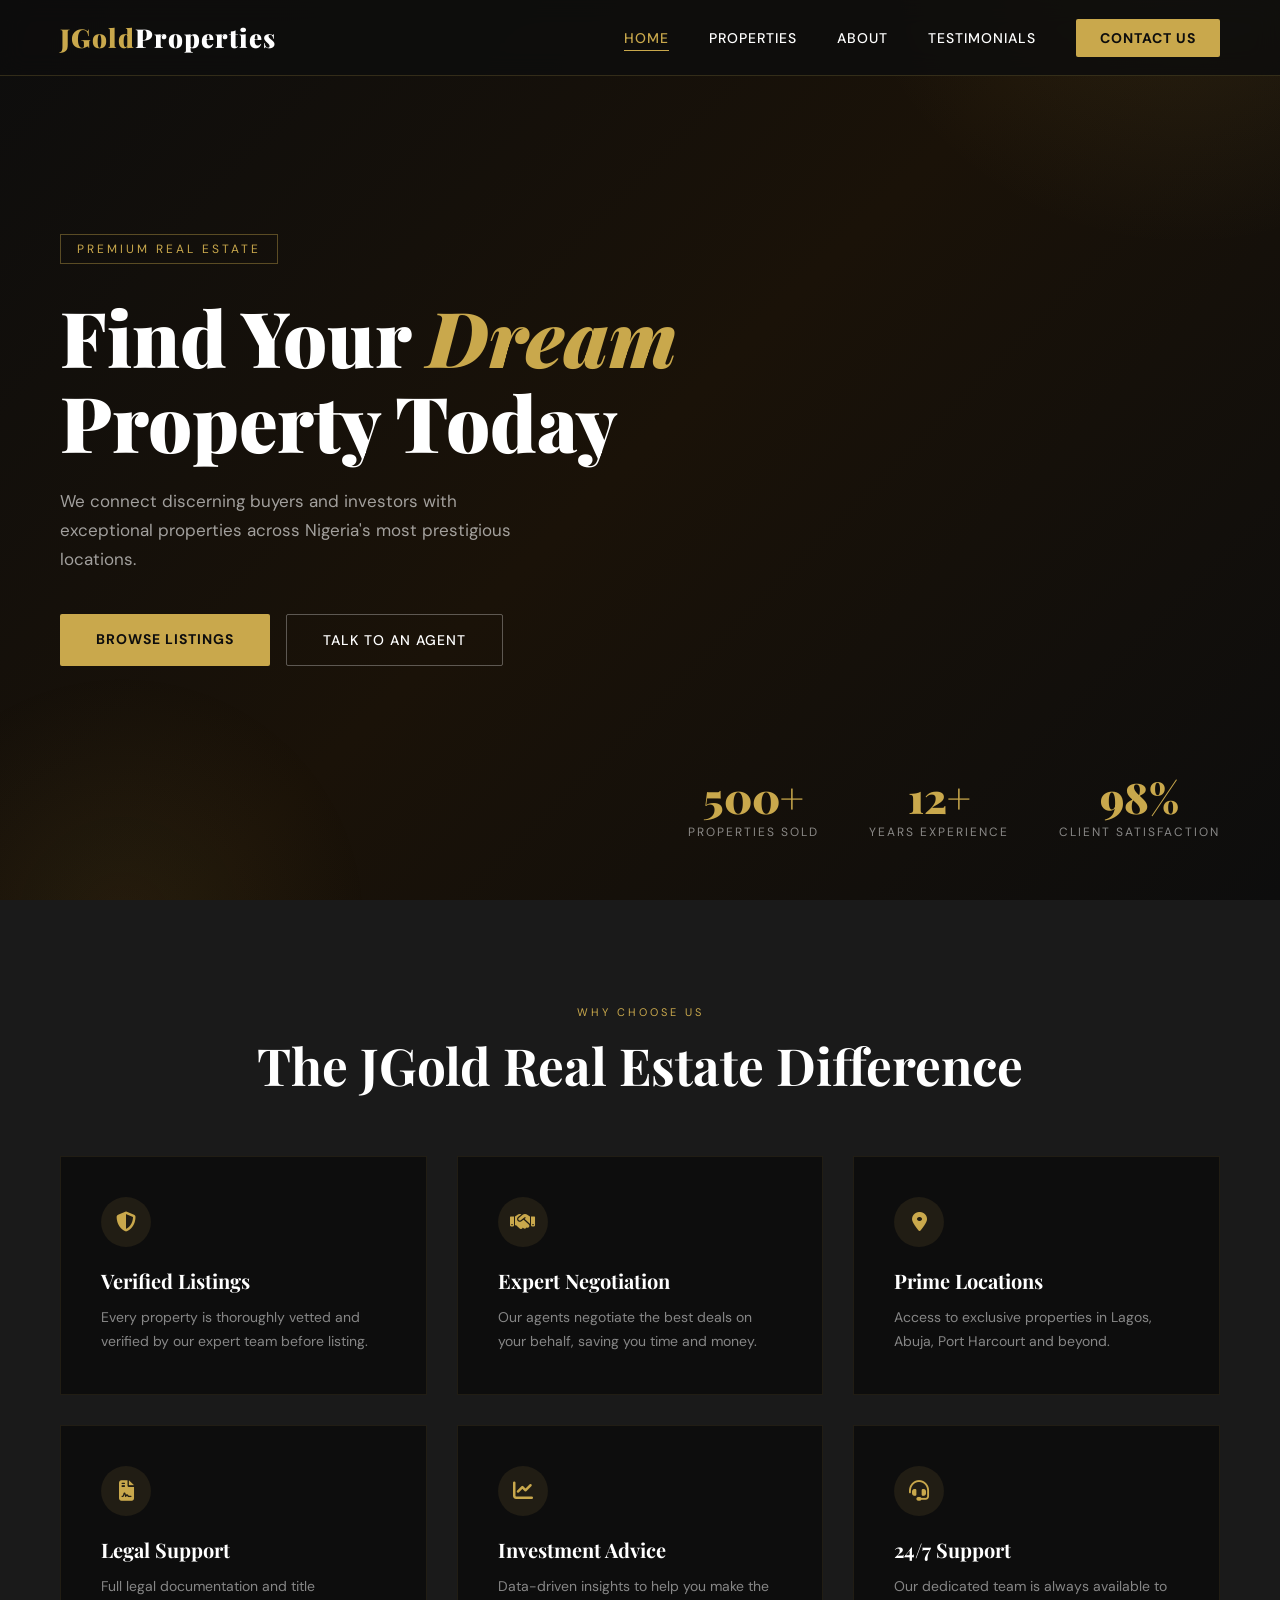
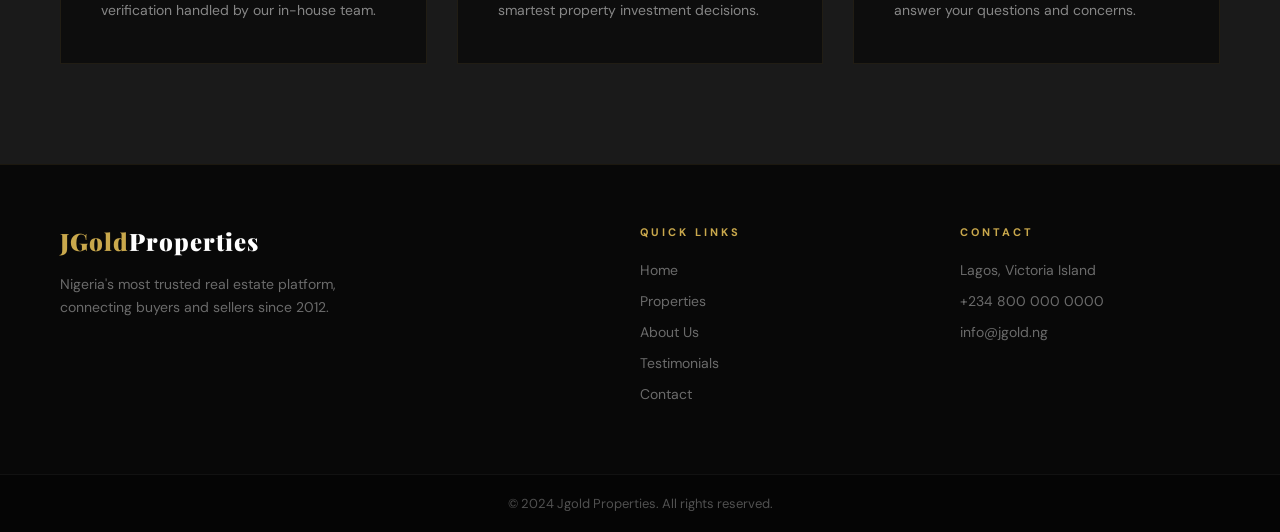
<file: index.html>
<!DOCTYPE html>
<html lang="en">
<head>
    <meta charset="UTF-8">
    <meta name="viewport" content="width=device-width, initial-scale=1.0">
    <title>Jgold Realty — Home</title>
    <link rel="stylesheet" href="https://cdnjs.cloudflare.com/ajax/libs/font-awesome/6.4.0/css/all.min.css">
    <link rel="stylesheet" href="style.css">
</head>
<body>

<!-- NAVBAR -->
<nav id="navbar">
    <a class="logo" href="index.html">JGold<span>Properties</span></a>
    <ul class="nav-links">
        <li><a href="index.html" class="active">Home</a></li>
        <li><a href="properties.html">Properties</a></li>
        <li><a href="about.html">About</a></li>
        <li><a href="testimonials.html">Testimonials</a></li>
        <li><a href="contact.html" class="nav-cta">Contact Us</a></li>
    </ul>
    <div class="hamburger" onclick="toggleMenu()">
        <span></span><span></span><span></span>
    </div>
</nav>

<div class="mobile-menu" id="mobileMenu">
    <a href="index.html">Home</a>
    <a href="properties.html">Properties</a>
    <a href="about.html">About</a>
    <a href="testimonials.html">Testimonials</a>
    <a href="contact.html">Contact Us</a>
</div>

<!-- HERO -->
<section class="hero">
    <div class="hero-content">
        <div class="hero-tag">Premium Real Estate</div>
        <h1>Find Your <em>Dream</em> Property Today</h1>
        <p>We connect discerning buyers and investors with exceptional properties across Nigeria's most prestigious locations.</p>
        <div class="hero-btns">
            <a href="properties.html" class="btn-primary">Browse Listings</a>
            <a href="contact.html" class="btn-outline">Talk to an Agent</a>
        </div>
    </div>
    <div class="hero-stats">
        <div class="stat">
            <div class="stat-num">500+</div>
            <div class="stat-label">Properties Sold</div>
        </div>
        <div class="stat">
            <div class="stat-num">12+</div>
            <div class="stat-label">Years Experience</div>
        </div>
        <div class="stat">
            <div class="stat-num">98%</div>
            <div class="stat-label">Client Satisfaction</div>
        </div>
    </div>
</section>

<!-- FEATURES -->
<section class="features">
    <div class="section-header">
        <div class="section-tag">Why Choose Us</div>
        <h2 class="section-title">The JGold Real Estate Difference</h2>
    </div>
    <div class="features-grid">
        <div class="feature-card">
            <div class="feature-icon"><i class="fas fa-shield-alt"></i></div>
            <h3>Verified Listings</h3>
            <p>Every property is thoroughly vetted and verified by our expert team before listing.</p>
        </div>
        <div class="feature-card">
            <div class="feature-icon"><i class="fas fa-handshake"></i></div>
            <h3>Expert Negotiation</h3>
            <p>Our agents negotiate the best deals on your behalf, saving you time and money.</p>
        </div>
        <div class="feature-card">
            <div class="feature-icon"><i class="fas fa-map-marker-alt"></i></div>
            <h3>Prime Locations</h3>
            <p>Access to exclusive properties in Lagos, Abuja, Port Harcourt and beyond.</p>
        </div>
        <div class="feature-card">
            <div class="feature-icon"><i class="fas fa-file-contract"></i></div>
            <h3>Legal Support</h3>
            <p>Full legal documentation and title verification handled by our in-house team.</p>
        </div>
        <div class="feature-card">
            <div class="feature-icon"><i class="fas fa-chart-line"></i></div>
            <h3>Investment Advice</h3>
            <p>Data-driven insights to help you make the smartest property investment decisions.</p>
        </div>
        <div class="feature-card">
            <div class="feature-icon"><i class="fas fa-headset"></i></div>
            <h3>24/7 Support</h3>
            <p>Our dedicated team is always available to answer your questions and concerns.</p>
        </div>
    </div>
</section>

<!-- FOOTER -->
<footer>
    <div class="footer-brand">
        <a class="logo" href="index.html">JGold<span>Properties</span></a>
        <p>Nigeria's most trusted real estate platform, connecting buyers and sellers since 2012.</p>
    </div>
    <div class="footer-col">
        <h4>Quick Links</h4>
        <ul>
            <li><a href="index.html">Home</a></li>
            <li><a href="properties.html">Properties</a></li>
            <li><a href="about.html">About Us</a></li>
            <li><a href="testimonials.html">Testimonials</a></li>
            <li><a href="contact.html">Contact</a></li>
        </ul>
    </div>
    <div class="footer-col">
        <h4>Contact</h4>
        <ul>
            <li><a>Lagos, Victoria Island</a></li>
            <li><a>+234 800 000 0000</a></li>
            <li><a>info@jgold.ng</a></li>
        </ul>
    </div>
</footer>
<div class="footer-bottom">© 2024 Jgold Properties. All rights reserved.</div>

<script src="main.js"></script>
</body>
</html>
</file>
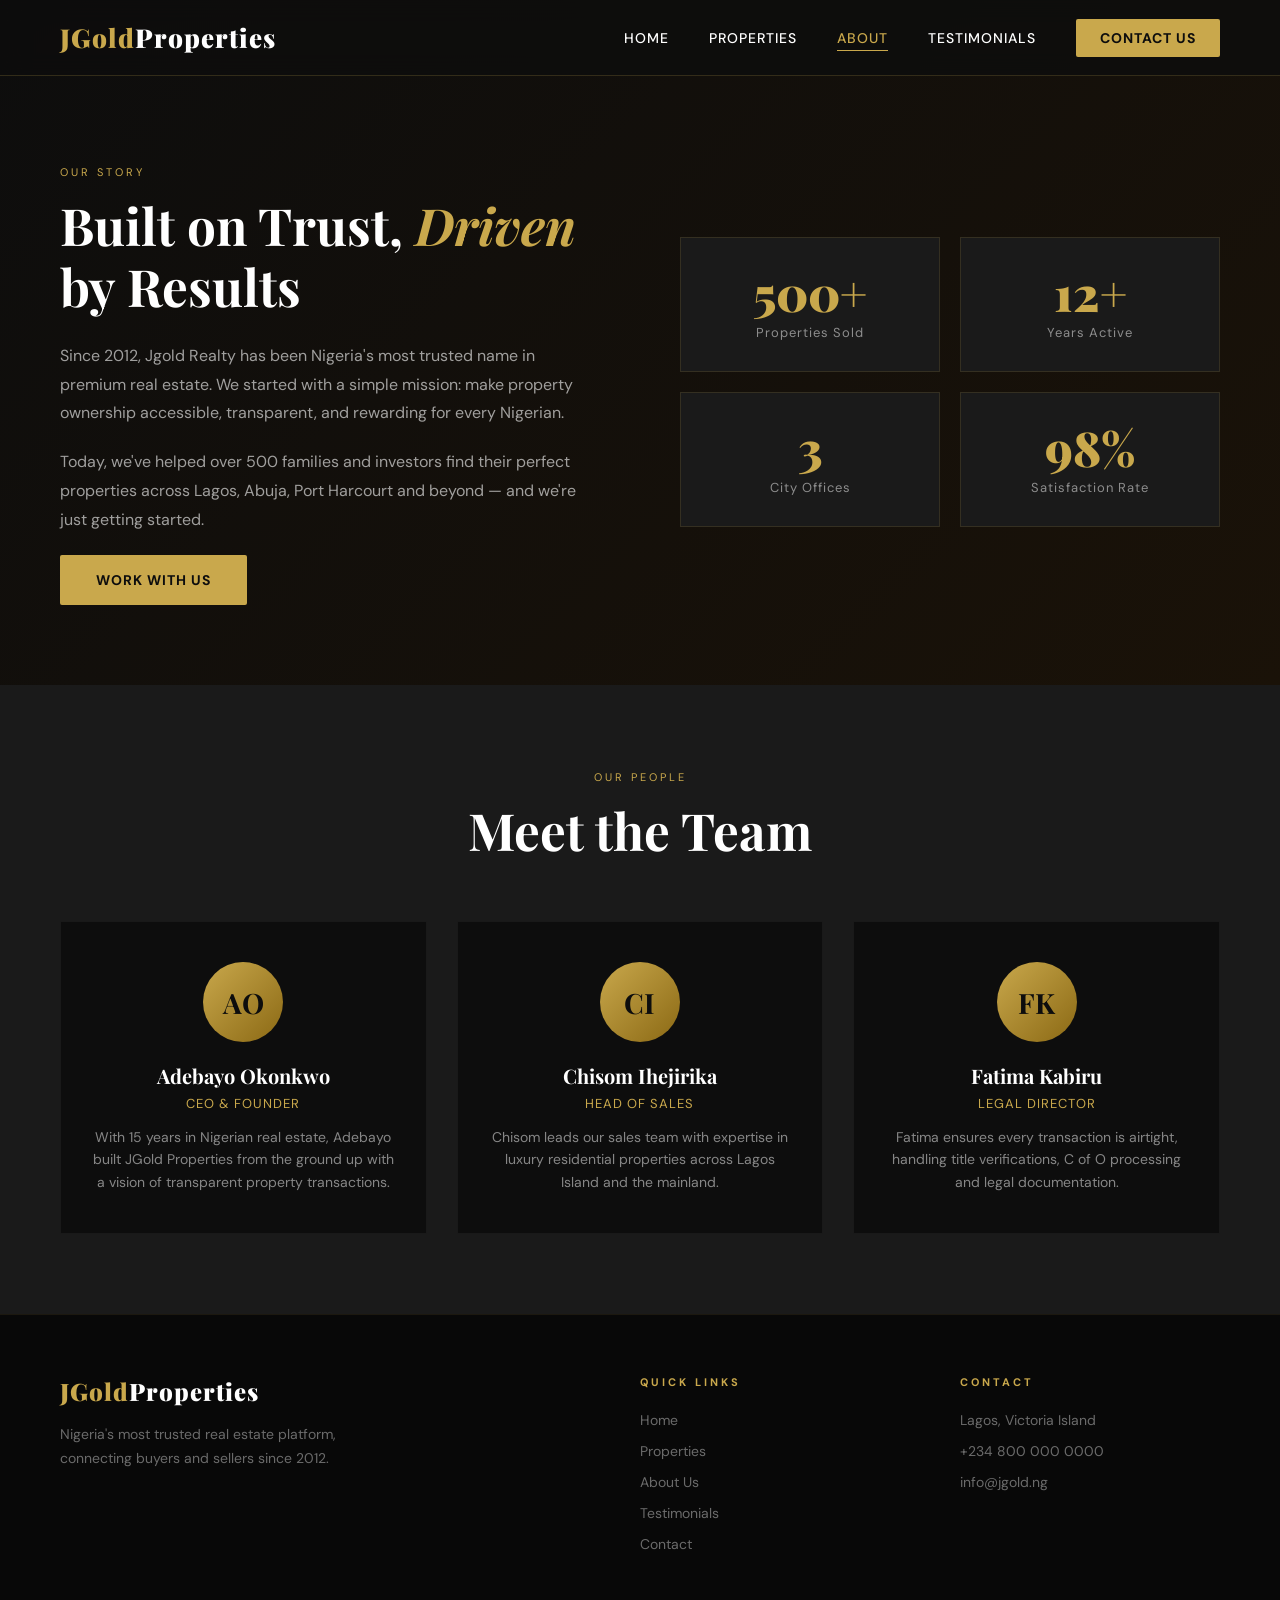
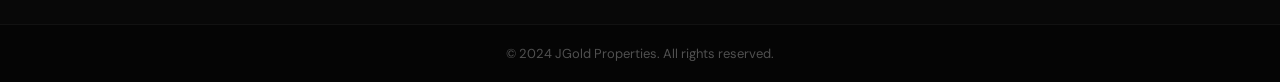
<file: about.html>
<!DOCTYPE html>
<html lang="en">
<head>
    <meta charset="UTF-8">
    <meta name="viewport" content="width=device-width, initial-scale=1.0">
    <title>jgold Realty — About Us</title>
    <link rel="stylesheet" href="https://cdnjs.cloudflare.com/ajax/libs/font-awesome/6.4.0/css/all.min.css">
    <link rel="stylesheet" href="style.css">
</head>
<body>

<!-- NAVBAR -->
<nav id="navbar">
    <a class="logo" href="index.html">JGold<span>Properties</span></a>
    <ul class="nav-links">
        <li><a href="index.html">Home</a></li>
        <li><a href="properties.html">Properties</a></li>
        <li><a href="about.html" class="active">About</a></li>
        <li><a href="testimonials.html">Testimonials</a></li>
        <li><a href="contact.html" class="nav-cta">Contact Us</a></li>
    </ul>
    <div class="hamburger" onclick="toggleMenu()">
        <span></span><span></span><span></span>
    </div>
</nav>

<div class="mobile-menu" id="mobileMenu">
    <a href="index.html">Home</a>
    <a href="properties.html">Properties</a>
    <a href="about.html">About</a>
    <a href="testimonials.html">Testimonials</a>
    <a href="contact.html">Contact Us</a>
</div>

<!-- ABOUT HERO -->
<section class="about-hero">
    <div class="about-left">
        <div class="section-tag">Our Story</div>
        <h1>Built on Trust, <em>Driven</em> by Results</h1>
        <p>Since 2012, Jgold Realty has been Nigeria's most trusted name in premium real estate. We started with a simple mission: make property ownership accessible, transparent, and rewarding for every Nigerian.</p>
        <p>Today, we've helped over 500 families and investors find their perfect properties across Lagos, Abuja, Port Harcourt and beyond — and we're just getting started.</p>
        <a href="contact.html" class="btn-primary">Work With Us</a>
    </div>
    <div class="about-right">
        <div class="about-stat-card">
            <div class="num">500+</div>
            <div class="label">Properties Sold</div>
        </div>
        <div class="about-stat-card">
            <div class="num">12+</div>
            <div class="label">Years Active</div>
        </div>
        <div class="about-stat-card">
            <div class="num">3</div>
            <div class="label">City Offices</div>
        </div>
        <div class="about-stat-card">
            <div class="num">98%</div>
            <div class="label">Satisfaction Rate</div>
        </div>
    </div>
</section>

<!-- TEAM -->
<section class="team-section">
    <div class="section-header">
        <div class="section-tag">Our People</div>
        <h2 class="section-title">Meet the Team</h2>
    </div>
    <div class="team-grid">
        <div class="team-card">
            <div class="team-avatar">AO</div>
            <h3>Adebayo Okonkwo</h3>
            <div class="role">CEO & Founder</div>
            <p>With 15 years in Nigerian real estate, Adebayo built JGold Properties from the ground up with a vision of transparent property transactions.</p>
        </div>
        <div class="team-card">
            <div class="team-avatar">CI</div>
            <h3>Chisom Ihejirika</h3>
            <div class="role">Head of Sales</div>
            <p>Chisom leads our sales team with expertise in luxury residential properties across Lagos Island and the mainland.</p>
        </div>
        <div class="team-card">
            <div class="team-avatar">FK</div>
            <h3>Fatima Kabiru</h3>
            <div class="role">Legal Director</div>
            <p>Fatima ensures every transaction is airtight, handling title verifications, C of O processing and legal documentation.</p>
        </div>
    </div>
</section>

<!-- FOOTER -->
<footer>
    <div class="footer-brand">
        <a class="logo" href="index.html">JGold<span>Properties</span></a>
        <p>Nigeria's most trusted real estate platform, connecting buyers and sellers since 2012.</p>
    </div>
    <div class="footer-col">
        <h4>Quick Links</h4>
        <ul>
            <li><a href="index.html">Home</a></li>
            <li><a href="properties.html">Properties</a></li>
            <li><a href="about.html">About Us</a></li>
            <li><a href="testimonials.html">Testimonials</a></li>
            <li><a href="contact.html">Contact</a></li>
        </ul>
    </div>
    <div class="footer-col">
        <h4>Contact</h4>
        <ul>
            <li><a>Lagos, Victoria Island</a></li>
            <li><a>+234 800 000 0000</a></li>
            <li><a>info@jgold.ng</a></li>
        </ul>
    </div>
</footer>
<div class="footer-bottom">© 2024 JGold Properties. All rights reserved.</div>

<script src="main.js"></script>
</body>
</html>
</file>
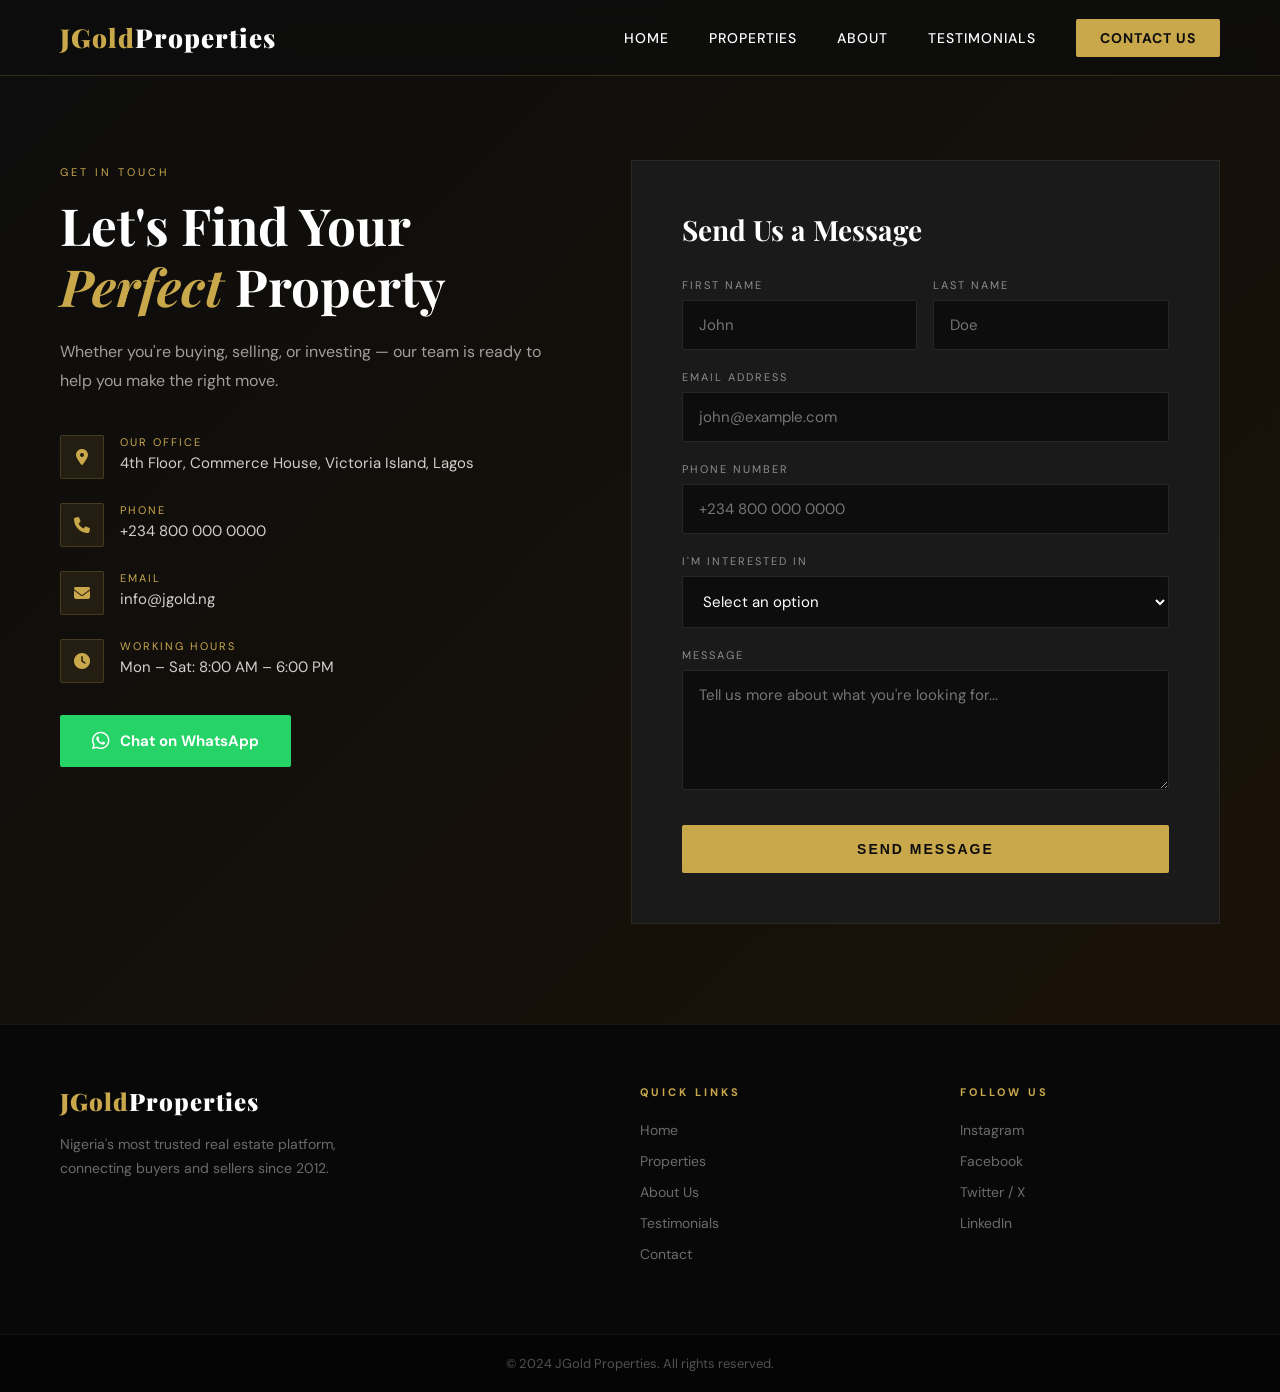
<file: contact.html>
<!DOCTYPE html>
<html lang="en">
<head>
    <meta charset="UTF-8">
    <meta name="viewport" content="width=device-width, initial-scale=1.0">
    <title>Jgold Realty — Contact</title>
    <link rel="stylesheet" href="https://cdnjs.cloudflare.com/ajax/libs/font-awesome/6.4.0/css/all.min.css">
    <link rel="stylesheet" href="style.css">
</head>
<body>

<!-- NAVBAR -->
<nav id="navbar">
    <a class="logo" href="index.html">JGold<span>Properties</span></a>
    <ul class="nav-links">
        <li><a href="index.html">Home</a></li>
        <li><a href="properties.html">Properties</a></li>
        <li><a href="about.html">About</a></li>
        <li><a href="testimonials.html">Testimonials</a></li>
        <li><a href="contact.html" class="nav-cta active">Contact Us</a></li>
    </ul>
    <div class="hamburger" onclick="toggleMenu()">
        <span></span><span></span><span></span>
    </div>
</nav>

<div class="mobile-menu" id="mobileMenu">
    <a href="index.html">Home</a>
    <a href="properties.html">Properties</a>
    <a href="about.html">About</a>
    <a href="testimonials.html">Testimonials</a>
    <a href="contact.html">Contact Us</a>
</div>

<!-- CONTACT SECTION -->
<section class="contact-section">
    <div class="contact-left">
        <div class="section-tag">Get In Touch</div>
        <h1>Let's Find Your <em>Perfect</em> Property</h1>
        <p>Whether you're buying, selling, or investing — our team is ready to help you make the right move.</p>

        <div class="contact-info-items">
            <div class="contact-info-item">
                <div class="contact-info-icon"><i class="fas fa-map-marker-alt"></i></div>
                <div class="contact-info-text">
                    <div class="label">Our Office</div>
                    <div class="value">4th Floor, Commerce House, Victoria Island, Lagos</div>
                </div>
            </div>
            <div class="contact-info-item">
                <div class="contact-info-icon"><i class="fas fa-phone"></i></div>
                <div class="contact-info-text">
                    <div class="label">Phone</div>
                    <div class="value">+234 800 000 0000</div>
                </div>
            </div>
            <div class="contact-info-item">
                <div class="contact-info-icon"><i class="fas fa-envelope"></i></div>
                <div class="contact-info-text">
                    <div class="label">Email</div>
                    <div class="value">info@jgold.ng</div>
                </div>
            </div>
            <div class="contact-info-item">
                <div class="contact-info-icon"><i class="fas fa-clock"></i></div>
                <div class="contact-info-text">
                    <div class="label">Working Hours</div>
                    <div class="value">Mon – Sat: 8:00 AM – 6:00 PM</div>
                </div>
            </div>
        </div>

        <!-- Replace 2348000000000 with client's WhatsApp number -->
        <a href="https://wa.me/2348000000000?text=Hello%20LuxeHaven%2C%20I%20am%20interested%20in%20a%20property"
           class="whatsapp-btn" target="_blank">
            <i class="fab fa-whatsapp"></i> Chat on WhatsApp
        </a>
    </div>

    <div class="contact-form-wrap">
        <h2>Send Us a Message</h2>
        <form id="contactForm">
            <div class="form-row">
                <div class="form-group">
                    <label>First Name</label>
                    <input type="text" name="firstname" placeholder="John" required />
                </div>
                <div class="form-group">
                    <label>Last Name</label>
                    <input type="text" name="lastname" placeholder="Doe" required />
                </div>
            </div>
            <div class="form-group">
                <label>Email Address</label>
                <input type="email" name="email" placeholder="john@example.com" required />
            </div>
            <div class="form-group">
                <label>Phone Number</label>
                <input type="tel" name="phone" placeholder="+234 800 000 0000" />
            </div>
            <div class="form-group">
                <label>I'm interested in</label>
                <select name="interest">
                    <option value="">Select an option</option>
                    <option>Buying a Property</option>
                    <option>Renting a Property</option>
                    <option>Selling My Property</option>
                    <option>Property Investment</option>
                    <option>General Enquiry</option>
                </select>
            </div>
            <div class="form-group">
                <label>Message</label>
                <textarea name="message" placeholder="Tell us more about what you're looking for..."></textarea>
            </div>
            <button type="submit" class="submit-btn">Send Message</button>
        </form>
    </div>
</section>

<!-- FOOTER -->
<footer>
    <div class="footer-brand">
        <a class="logo" href="index.html">JGold<span>Properties</span></a>
        <p>Nigeria's most trusted real estate platform, connecting buyers and sellers since 2012.</p>
    </div>
    <div class="footer-col">
        <h4>Quick Links</h4>
        <ul>
            <li><a href="index.html">Home</a></li>
            <li><a href="properties.html">Properties</a></li>
            <li><a href="about.html">About Us</a></li>
            <li><a href="testimonials.html">Testimonials</a></li>
            <li><a href="contact.html">Contact</a></li>
        </ul>
    </div>
    <div class="footer-col">
        <h4>Follow Us</h4>
        <ul>
            <li><a href="#">Instagram</a></li>
            <li><a href="#">Facebook</a></li>
            <li><a href="#">Twitter / X</a></li>
            <li><a href="#">LinkedIn</a></li>
        </ul>
    </div>
</footer>
<div class="footer-bottom">© 2024 JGold Properties. All rights reserved.</div>

<script src="main.js"></script>
</body>
</html>
</file>
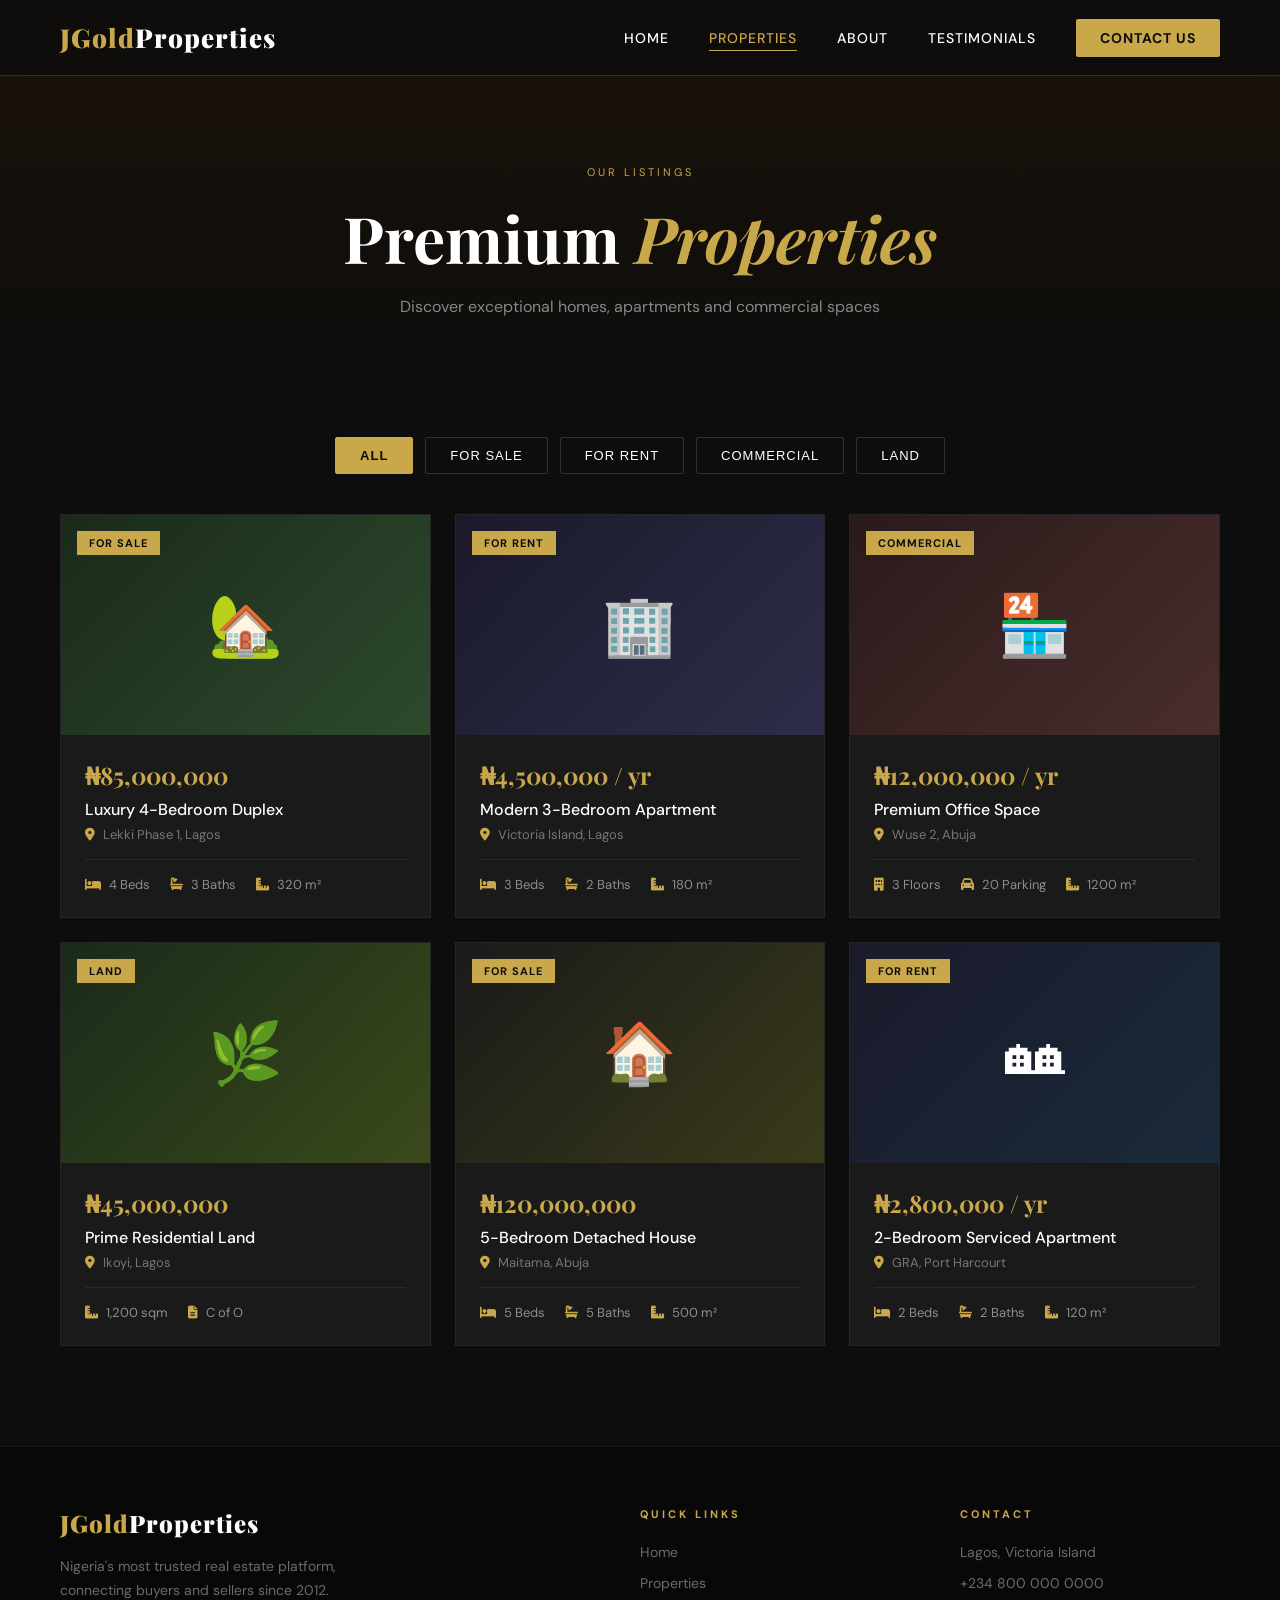
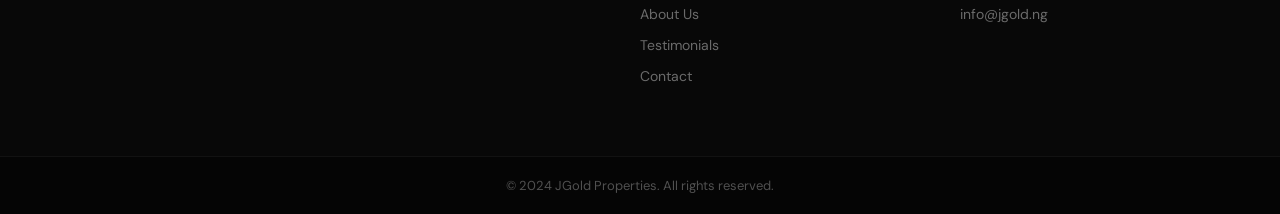
<file: properties.html>
<!DOCTYPE html>
<html lang="en">
<head>
    <meta charset="UTF-8">
    <meta name="viewport" content="width=device-width, initial-scale=1.0">
    <title>Jgold Realty — Properties</title>
    <link rel="stylesheet" href="https://cdnjs.cloudflare.com/ajax/libs/font-awesome/6.4.0/css/all.min.css">
    <link rel="stylesheet" href="style.css">
</head>
<body>

<!-- NAVBAR -->
<nav id="navbar">
    <a class="logo" href="index.html">JGold<span>Properties</span></a>
    <ul class="nav-links">
        <li><a href="index.html">Home</a></li>
        <li><a href="properties.html" class="active">Properties</a></li>
        <li><a href="about.html">About</a></li>
        <li><a href="testimonials.html">Testimonials</a></li>
        <li><a href="contact.html" class="nav-cta">Contact Us</a></li>
    </ul>
    <div class="hamburger" onclick="toggleMenu()">
        <span></span><span></span><span></span>
    </div>
</nav>

<div class="mobile-menu" id="mobileMenu">
    <a href="index.html">Home</a>
    <a href="properties.html">Properties</a>
    <a href="about.html">About</a>
    <a href="testimonials.html">Testimonials</a>
    <a href="contact.html">Contact Us</a>
</div>

<!-- PAGE HERO -->
<div class="page-hero">
    <div class="section-tag">Our Listings</div>
    <h1>Premium <em>Properties</em></h1>
    <p>Discover exceptional homes, apartments and commercial spaces</p>
</div>

<!-- FILTER -->
<div class="filter-bar">
    <button class="filter-btn active" onclick="filterProps(this, 'all')">All</button>
    <button class="filter-btn" onclick="filterProps(this, 'sale')">For Sale</button>
    <button class="filter-btn" onclick="filterProps(this, 'rent')">For Rent</button>
    <button class="filter-btn" onclick="filterProps(this, 'commercial')">Commercial</button>
    <button class="filter-btn" onclick="filterProps(this, 'land')">Land</button>
</div>

<!-- LISTINGS -->
<div class="listings-grid" id="listingsGrid">
    <div class="property-card" data-type="sale">
        <div class="property-img">
            <div class="property-img-bg" style="background: linear-gradient(135deg, #1a2a1a, #2d4a2d); display:flex; align-items:center; justify-content:center; font-size:60px;">🏡</div>
            <span class="property-badge">For Sale</span>
        </div>
        <div class="property-body">
            <div class="property-price">₦85,000,000</div>
            <div class="property-name">Luxury 4-Bedroom Duplex</div>
            <div class="property-location"><i class="fas fa-map-marker-alt"></i> Lekki Phase 1, Lagos</div>
            <div class="property-meta">
                <span><i class="fas fa-bed"></i> 4 Beds</span>
                <span><i class="fas fa-bath"></i> 3 Baths</span>
                <span><i class="fas fa-ruler-combined"></i> 320 m²</span>
            </div>
        </div>
    </div>
    <div class="property-card" data-type="rent">
        <div class="property-img">
            <div class="property-img-bg" style="background: linear-gradient(135deg, #1a1a2a, #2d2d4a); display:flex; align-items:center; justify-content:center; font-size:60px;">🏢</div>
            <span class="property-badge">For Rent</span>
        </div>
        <div class="property-body">
            <div class="property-price">₦4,500,000 / yr</div>
            <div class="property-name">Modern 3-Bedroom Apartment</div>
            <div class="property-location"><i class="fas fa-map-marker-alt"></i> Victoria Island, Lagos</div>
            <div class="property-meta">
                <span><i class="fas fa-bed"></i> 3 Beds</span>
                <span><i class="fas fa-bath"></i> 2 Baths</span>
                <span><i class="fas fa-ruler-combined"></i> 180 m²</span>
            </div>
        </div>
    </div>
    <div class="property-card" data-type="commercial">
        <div class="property-img">
            <div class="property-img-bg" style="background: linear-gradient(135deg, #2a1a1a, #4a2d2d); display:flex; align-items:center; justify-content:center; font-size:60px;">🏪</div>
            <span class="property-badge">Commercial</span>
        </div>
        <div class="property-body">
            <div class="property-price">₦12,000,000 / yr</div>
            <div class="property-name">Premium Office Space</div>
            <div class="property-location"><i class="fas fa-map-marker-alt"></i> Wuse 2, Abuja</div>
            <div class="property-meta">
                <span><i class="fas fa-building"></i> 3 Floors</span>
                <span><i class="fas fa-car"></i> 20 Parking</span>
                <span><i class="fas fa-ruler-combined"></i> 1200 m²</span>
            </div>
        </div>
    </div>
    <div class="property-card" data-type="land">
        <div class="property-img">
            <div class="property-img-bg" style="background: linear-gradient(135deg, #1a2a1a, #3a4a1a); display:flex; align-items:center; justify-content:center; font-size:60px;">🌿</div>
            <span class="property-badge">Land</span>
        </div>
        <div class="property-body">
            <div class="property-price">₦45,000,000</div>
            <div class="property-name">Prime Residential Land</div>
            <div class="property-location"><i class="fas fa-map-marker-alt"></i> Ikoyi, Lagos</div>
            <div class="property-meta">
                <span><i class="fas fa-ruler-combined"></i> 1,200 sqm</span>
                <span><i class="fas fa-file-alt"></i> C of O</span>
            </div>
        </div>
    </div>
    <div class="property-card" data-type="sale">
        <div class="property-img">
            <div class="property-img-bg" style="background: linear-gradient(135deg, #1a1a1a, #3a3a1a); display:flex; align-items:center; justify-content:center; font-size:60px;">🏠</div>
            <span class="property-badge">For Sale</span>
        </div>
        <div class="property-body">
            <div class="property-price">₦120,000,000</div>
            <div class="property-name">5-Bedroom Detached House</div>
            <div class="property-location"><i class="fas fa-map-marker-alt"></i> Maitama, Abuja</div>
            <div class="property-meta">
                <span><i class="fas fa-bed"></i> 5 Beds</span>
                <span><i class="fas fa-bath"></i> 5 Baths</span>
                <span><i class="fas fa-ruler-combined"></i> 500 m²</span>
            </div>
        </div>
    </div>
    <div class="property-card" data-type="rent">
        <div class="property-img">
            <div class="property-img-bg" style="background: linear-gradient(135deg, #1a1a2a, #1a2a3a); display:flex; align-items:center; justify-content:center; font-size:60px;">🏘</div>
            <span class="property-badge">For Rent</span>
        </div>
        <div class="property-body">
            <div class="property-price">₦2,800,000 / yr</div>
            <div class="property-name">2-Bedroom Serviced Apartment</div>
            <div class="property-location"><i class="fas fa-map-marker-alt"></i> GRA, Port Harcourt</div>
            <div class="property-meta">
                <span><i class="fas fa-bed"></i> 2 Beds</span>
                <span><i class="fas fa-bath"></i> 2 Baths</span>
                <span><i class="fas fa-ruler-combined"></i> 120 m²</span>
            </div>
        </div>
    </div>
</div>

<!-- FOOTER -->
<footer>
    <div class="footer-brand">
        <a class="logo" href="index.html">JGold<span>Properties</span></a>
        <p>Nigeria's most trusted real estate platform, connecting buyers and sellers since 2012.</p>
    </div>
    <div class="footer-col">
        <h4>Quick Links</h4>
        <ul>
            <li><a href="index.html">Home</a></li>
            <li><a href="properties.html">Properties</a></li>
            <li><a href="about.html">About Us</a></li>
            <li><a href="testimonials.html">Testimonials</a></li>
            <li><a href="contact.html">Contact</a></li>
        </ul>
    </div>
    <div class="footer-col">
        <h4>Contact</h4>
        <ul>
            <li><a>Lagos, Victoria Island</a></li>
            <li><a>+234 800 000 0000</a></li>
            <li><a>info@jgold.ng</a></li>
        </ul>
    </div>
</footer>
<div class="footer-bottom">© 2024 JGold Properties. All rights reserved.</div>

<script src="main.js"></script>
</body>
</html>
</file>
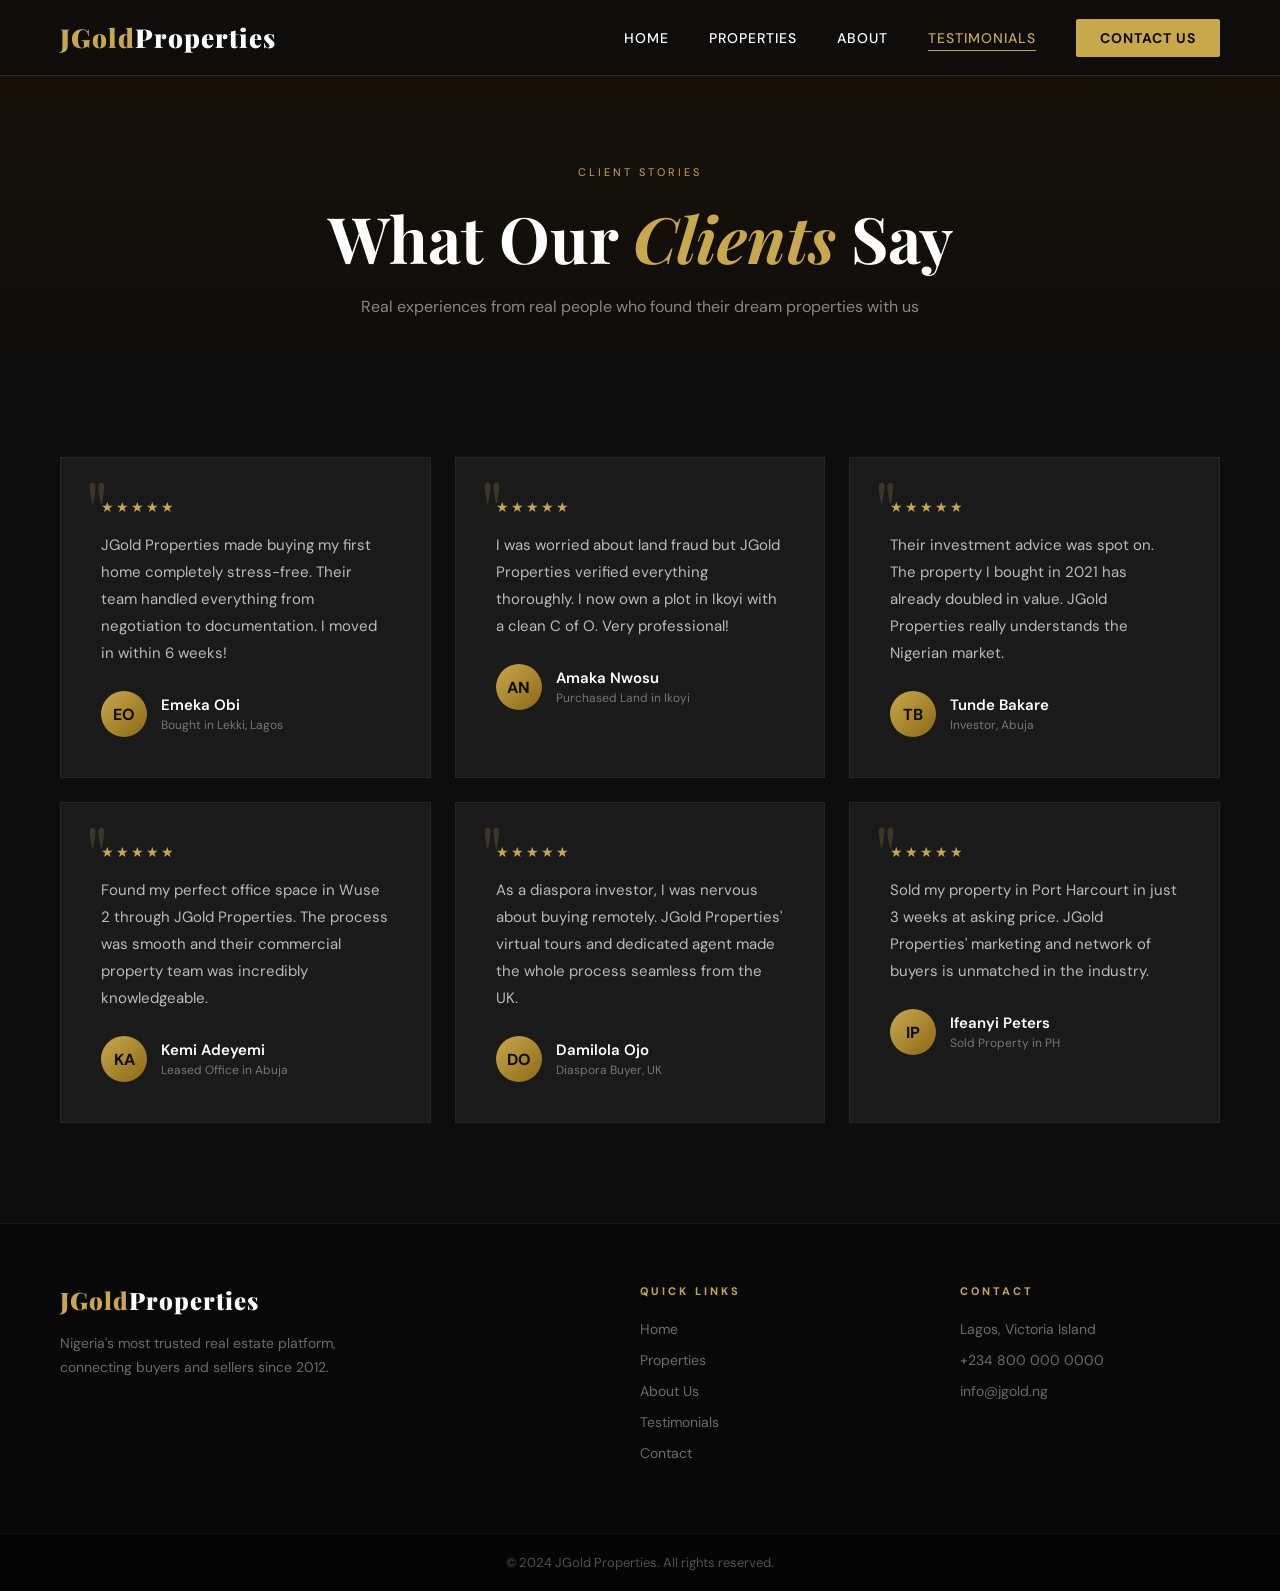
<file: testimonials.html>
<!DOCTYPE html>
<html lang="en">
<head>
    <meta charset="UTF-8">
    <meta name="viewport" content="width=device-width, initial-scale=1.0">
    <title>JGold Realty — Testimonials</title>
    <link rel="stylesheet" href="https://cdnjs.cloudflare.com/ajax/libs/font-awesome/6.4.0/css/all.min.css">
    <link rel="stylesheet" href="style.css">
</head>
<body>

<!-- NAVBAR -->
<nav id="navbar">
    <a class="logo" href="index.html">JGold<span>Properties</span></a>
    <ul class="nav-links">
        <li><a href="index.html">Home</a></li>
        <li><a href="properties.html">Properties</a></li>
        <li><a href="about.html">About</a></li>
        <li><a href="testimonials.html" class="active">Testimonials</a></li>
        <li><a href="contact.html" class="nav-cta">Contact Us</a></li>
    </ul>
    <div class="hamburger" onclick="toggleMenu()">
        <span></span><span></span><span></span>
    </div>
</nav>

<div class="mobile-menu" id="mobileMenu">
    <a href="index.html">Home</a>
    <a href="properties.html">Properties</a>
    <a href="about.html">About</a>
    <a href="testimonials.html">Testimonials</a>
    <a href="contact.html">Contact Us</a>
</div>

<!-- PAGE HERO -->
<div class="page-hero">
    <div class="section-tag">Client Stories</div>
    <h1>What Our <em>Clients</em> Say</h1>
    <p>Real experiences from real people who found their dream properties with us</p>
</div>

<!-- TESTIMONIALS -->
<div class="testimonials-grid">
    <div class="testimonial-card">
        <div class="quote-icon">"</div>
        <div class="stars">★★★★★</div>
        <p>JGold Properties made buying my first home completely stress-free. Their team handled everything from negotiation to documentation. I moved in within 6 weeks!</p>
        <div class="reviewer">
            <div class="reviewer-avatar">EO</div>
            <div class="reviewer-info">
                <div class="name">Emeka Obi</div>
                <div class="location">Bought in Lekki, Lagos</div>
            </div>
        </div>
    </div>
    <div class="testimonial-card">
        <div class="quote-icon">"</div>
        <div class="stars">★★★★★</div>
        <p>I was worried about land fraud but JGold Properties verified everything thoroughly. I now own a plot in Ikoyi with a clean C of O. Very professional!</p>
        <div class="reviewer">
            <div class="reviewer-avatar">AN</div>
            <div class="reviewer-info">
                <div class="name">Amaka Nwosu</div>
                <div class="location">Purchased Land in Ikoyi</div>
            </div>
        </div>
    </div>
    <div class="testimonial-card">
        <div class="quote-icon">"</div>
        <div class="stars">★★★★★</div>
        <p>Their investment advice was spot on. The property I bought in 2021 has already doubled in value. JGold Properties really understands the Nigerian market.</p>
        <div class="reviewer">
            <div class="reviewer-avatar">TB</div>
            <div class="reviewer-info">
                <div class="name">Tunde Bakare</div>
                <div class="location">Investor, Abuja</div>
            </div>
        </div>
    </div>
    <div class="testimonial-card">
        <div class="quote-icon">"</div>
        <div class="stars">★★★★★</div>
        <p>Found my perfect office space in Wuse 2 through JGold Properties. The process was smooth and their commercial property team was incredibly knowledgeable.</p>
        <div class="reviewer">
            <div class="reviewer-avatar">KA</div>
            <div class="reviewer-info">
                <div class="name">Kemi Adeyemi</div>
                <div class="location">Leased Office in Abuja</div>
            </div>
        </div>
    </div>
    <div class="testimonial-card">
        <div class="quote-icon">"</div>
        <div class="stars">★★★★★</div>
        <p>As a diaspora investor, I was nervous about buying remotely. JGold Properties' virtual tours and dedicated agent made the whole process seamless from the UK.</p>
        <div class="reviewer">
            <div class="reviewer-avatar">DO</div>
            <div class="reviewer-info">
                <div class="name">Damilola Ojo</div>
                <div class="location">Diaspora Buyer, UK</div>
            </div>
        </div>
    </div>
    <div class="testimonial-card">
        <div class="quote-icon">"</div>
        <div class="stars">★★★★★</div>
        <p>Sold my property in Port Harcourt in just 3 weeks at asking price. JGold Properties' marketing and network of buyers is unmatched in the industry.</p>
        <div class="reviewer">
            <div class="reviewer-avatar">IP</div>
            <div class="reviewer-info">
                <div class="name">Ifeanyi Peters</div>
                <div class="location">Sold Property in PH</div>
            </div>
        </div>
    </div>
</div>

<!-- FOOTER -->
<footer>
    <div class="footer-brand">
        <a class="logo" href="index.html">JGold<span>Properties</span></a>
        <p>Nigeria's most trusted real estate platform, connecting buyers and sellers since 2012.</p>
    </div>
    <div class="footer-col">
        <h4>Quick Links</h4>
        <ul>
            <li><a href="index.html">Home</a></li>
            <li><a href="properties.html">Properties</a></li>
            <li><a href="about.html">About Us</a></li>
            <li><a href="testimonials.html">Testimonials</a></li>
            <li><a href="contact.html">Contact</a></li>
        </ul>
    </div>
    <div class="footer-col">
        <h4>Contact</h4>
        <ul>
            <li><a>Lagos, Victoria Island</a></li>
            <li><a>+234 800 000 0000</a></li>
            <li><a>info@jgold.ng</a></li>
        </ul>
    </div>
</footer>
<div class="footer-bottom">© 2024 JGold Properties. All rights reserved.</div>

<script src="main.js"></script>
</body>
</html>
</file>
<file: style.css>
@import url('https://fonts.googleapis.com/css2?family=Playfair+Display:ital,wght@0,400;0,700;0,900;1,400&family=DM+Sans:wght@300;400;500&display=swap');

:root {
    --gold: #C9A84C;
    --dark: #0D0D0D;
    --charcoal: #1A1A1A;
    --cream: #F5F0E8;
    --white: #FFFFFF;
    --gray: #888;
}

* { margin: 0; padding: 0; box-sizing: border-box; }
html { scroll-behavior: smooth; }

body {
    font-family: 'DM Sans', sans-serif;
    background: var(--dark);
    color: var(--white);
    overflow-x: hidden;
}

/* ===== NAVBAR ===== */
nav {
    position: fixed;
    top: 0; left: 0; right: 0;
    z-index: 1000;
    padding: 20px 60px;
    display: flex;
    justify-content: space-between;
    align-items: center;
    background: rgba(13,13,13,0.85);
    backdrop-filter: blur(12px);
    border-bottom: 1px solid rgba(201,168,76,0.2);
    transition: all 0.3s ease;
}

.logo {
    font-family: 'Playfair Display', serif;
    font-size: 26px;
    font-weight: 900;
    color: var(--gold);
    letter-spacing: 1px;
    text-decoration: none;
}
.logo span { color: var(--white); }

.nav-links {
    display: flex;
    gap: 40px;
    list-style: none;
}

.nav-links a {
    text-decoration: none;
    color: var(--white);
    font-size: 14px;
    font-weight: 500;
    letter-spacing: 1px;
    text-transform: uppercase;
    transition: color 0.3s;
    position: relative;
}

.nav-links a::after {
    content: '';
    position: absolute;
    bottom: -4px; left: 0;
    width: 0; height: 1px;
    background: var(--gold);
    transition: width 0.3s;
}

.nav-links a:hover { color: var(--gold); }
.nav-links a:hover::after { width: 100%; }
.nav-links a.active { color: var(--gold); }
.nav-links a.active::after { width: 100%; }

.nav-cta {
    background: var(--gold) !important;
    color: var(--dark) !important;
    padding: 10px 24px !important;
    border-radius: 2px;
    font-weight: 700 !important;
}
.nav-cta:hover { background: #b8943e !important; }
.nav-cta::after { display: none !important; }

.hamburger {
    display: none;
    flex-direction: column;
    gap: 5px;
    cursor: pointer;
}
.hamburger span {
    width: 25px; height: 2px;
    background: var(--white);
    transition: all 0.3s;
}

.mobile-menu {
    display: none;
    position: fixed;
    top: 70px; left: 0; right: 0;
    background: rgba(13,13,13,0.98);
    padding: 30px;
    flex-direction: column;
    gap: 20px;
    z-index: 999;
    border-bottom: 1px solid rgba(201,168,76,0.2);
}
.mobile-menu.open { display: flex; }
.mobile-menu.close { display: none; }
.mobile-menu a {
    text-decoration: none;
    color: var(--white);
    font-size: 16px;
    padding: 10px 0;
    border-bottom: 1px solid rgba(255,255,255,0.05);
    letter-spacing: 1px;
    text-transform: uppercase;
}
.mobile-menu a:hover { color: var(--gold); }

/* ===== REUSABLE ===== */
.section-tag {
    display: inline-block;
    font-size: 11px;
    letter-spacing: 3px;
    text-transform: uppercase;
    color: var(--gold);
    margin-bottom: 16px;
}

.section-header {
    text-align: center;
    margin-bottom: 60px;
}

.section-title {
    font-family: 'Playfair Display', serif;
    font-size: clamp(32px, 4vw, 52px);
    font-weight: 700;
    line-height: 1.2;
}

.btn-primary {
    background: var(--gold);
    color: var(--dark);
    padding: 16px 36px;
    font-weight: 700;
    font-size: 14px;
    letter-spacing: 1px;
    text-transform: uppercase;
    border: none;
    cursor: pointer;
    transition: all 0.3s;
    border-radius: 2px;
    text-decoration: none;
    display: inline-block;
}
.btn-primary:hover { background: #b8943e; transform: translateY(-2px); }

.btn-outline {
    background: transparent;
    color: var(--white);
    padding: 16px 36px;
    font-weight: 500;
    font-size: 14px;
    letter-spacing: 1px;
    text-transform: uppercase;
    border: 1px solid rgba(255,255,255,0.3);
    cursor: pointer;
    transition: all 0.3s;
    border-radius: 2px;
    text-decoration: none;
    display: inline-block;
}
.btn-outline:hover { border-color: var(--gold); color: var(--gold); }

/* ===== FOOTER ===== */
footer {
    background: #080808;
    padding: 60px;
    border-top: 1px solid rgba(201,168,76,0.1);
    display: grid;
    grid-template-columns: 2fr 1fr 1fr;
    gap: 60px;
}

.footer-brand .logo { font-size: 24px; margin-bottom: 16px; display: block; }
.footer-brand p {
    color: rgba(255,255,255,0.4);
    font-size: 14px;
    line-height: 1.7;
    max-width: 280px;
}

.footer-col h4 {
    font-size: 11px;
    letter-spacing: 3px;
    text-transform: uppercase;
    color: var(--gold);
    margin-bottom: 20px;
}

.footer-col ul { list-style: none; }
.footer-col ul li { margin-bottom: 10px; }
.footer-col ul li a {
    text-decoration: none;
    color: rgba(255,255,255,0.4);
    font-size: 14px;
    transition: color 0.3s;
}
.footer-col ul li a:hover { color: var(--gold); }

.footer-bottom {
    background: #050505;
    padding: 20px 60px;
    text-align: center;
    color: rgba(255,255,255,0.3);
    font-size: 13px;
    border-top: 1px solid rgba(255,255,255,0.05);
}

/* ===== HOME ===== */
.hero {
    height: 100vh;
    background: linear-gradient(135deg, #0D0D0D 0%, #1a1208 50%, #0D0D0D 100%);
    display: flex;
    align-items: center;
    padding: 0 60px;
    position: relative;
    overflow: hidden;
}

.hero::before {
    content: '';
    position: absolute;
    top: -50%; right: -20%;
    width: 700px; height: 700px;
    background: radial-gradient(circle, rgba(201,168,76,0.12) 0%, transparent 70%);
    border-radius: 50%;
}

.hero::after {
    content: '';
    position: absolute;
    bottom: -30%; left: -10%;
    width: 500px; height: 500px;
    background: radial-gradient(circle, rgba(201,168,76,0.07) 0%, transparent 70%);
    border-radius: 50%;
}

.hero-content {
    max-width: 650px;
    animation: fadeUp 1s ease forwards;
}

.hero-tag {
    display: inline-block;
    font-size: 12px;
    letter-spacing: 3px;
    text-transform: uppercase;
    color: var(--gold);
    border: 1px solid rgba(201,168,76,0.4);
    padding: 6px 16px;
    margin-bottom: 30px;
}

.hero h1 {
    font-family: 'Playfair Display', serif;
    font-size: clamp(48px, 6vw, 80px);
    line-height: 1.1;
    margin-bottom: 24px;
    font-weight: 900;
}
.hero h1 em { font-style: italic; color: var(--gold); }

.hero p {
    font-size: 17px;
    line-height: 1.7;
    color: rgba(255,255,255,0.6);
    margin-bottom: 40px;
    max-width: 480px;
}

.hero-btns { display: flex; gap: 16px; flex-wrap: wrap; }

.hero-stats {
    position: absolute;
    right: 60px; bottom: 60px;
    display: flex;
    gap: 50px;
}

.stat { text-align: center; }
.stat-num {
    font-family: 'Playfair Display', serif;
    font-size: 42px;
    font-weight: 900;
    color: var(--gold);
    line-height: 1;
}
.stat-label {
    font-size: 12px;
    letter-spacing: 2px;
    text-transform: uppercase;
    color: rgba(255,255,255,0.5);
    margin-top: 6px;
}

.features {
    padding: 100px 60px;
    background: var(--charcoal);
}

.features-grid {
    display: grid;
    grid-template-columns: repeat(3, 1fr);
    gap: 30px;
}

.feature-card {
    background: var(--dark);
    padding: 40px;
    border: 1px solid rgba(201,168,76,0.1);
    transition: all 0.3s;
    position: relative;
    overflow: hidden;
}
.feature-card::before {
    content: '';
    position: absolute;
    top: 0; left: 0;
    width: 3px; height: 0;
    background: var(--gold);
    transition: height 0.3s;
}
.feature-card:hover { border-color: rgba(201,168,76,0.4); transform: translateY(-5px); }
.feature-card:hover::before { height: 100%; }

.feature-icon {
    width: 50px; height: 50px;
    background: rgba(201,168,76,0.1);
    border-radius: 50%;
    display: flex;
    align-items: center;
    justify-content: center;
    margin-bottom: 20px;
    color: var(--gold);
    font-size: 20px;
}

.feature-card h3 {
    font-family: 'Playfair Display', serif;
    font-size: 20px;
    margin-bottom: 12px;
}
.feature-card p { color: rgba(255,255,255,0.5); line-height: 1.7; font-size: 14px; }

/* ===== PROPERTIES ===== */
.page-hero {
    padding: 160px 60px 80px;
    text-align: center;
    background: linear-gradient(180deg, #1a1208 0%, var(--dark) 100%);
}
.page-hero h1 {
    font-family: 'Playfair Display', serif;
    font-size: clamp(40px, 5vw, 64px);
    margin-bottom: 16px;
}
.page-hero h1 em { font-style: italic; color: var(--gold); }
.page-hero p { color: rgba(255,255,255,0.5); font-size: 16px; }

.filter-bar {
    display: flex;
    gap: 12px;
    justify-content: center;
    padding: 40px 60px;
    flex-wrap: wrap;
}

.filter-btn {
    padding: 10px 24px;
    border: 1px solid rgba(255,255,255,0.15);
    background: transparent;
    color: var(--white);
    cursor: pointer;
    font-size: 13px;
    letter-spacing: 1px;
    text-transform: uppercase;
    transition: all 0.3s;
    border-radius: 2px;
}
.filter-btn.active, .filter-btn:hover {
    background: var(--gold);
    color: var(--dark);
    border-color: var(--gold);
    font-weight: 700;
}

.listings-grid {
    display: grid;
    grid-template-columns: repeat(3, 1fr);
    gap: 24px;
    padding: 0 60px 100px;
}

.property-card {
    background: var(--charcoal);
    border: 1px solid rgba(255,255,255,0.05);
    overflow: hidden;
    transition: all 0.3s;
    cursor: pointer;
}
.property-card:hover { transform: translateY(-8px); border-color: rgba(201,168,76,0.3); }

.property-img {
    height: 220px;
    position: relative;
    overflow: hidden;
}
.property-img-bg {
    width: 100%; height: 100%;
    background-size: cover;
    background-position: center;
    transition: transform 0.5s ease;
}
.property-card:hover .property-img-bg { transform: scale(1.05); }

.property-badge {
    position: absolute;
    top: 16px; left: 16px;
    background: var(--gold);
    color: var(--dark);
    font-size: 11px;
    font-weight: 700;
    letter-spacing: 1px;
    text-transform: uppercase;
    padding: 5px 12px;
}

.property-body { padding: 24px; }
.property-price {
    font-family: 'Playfair Display', serif;
    font-size: 24px;
    color: var(--gold);
    margin-bottom: 8px;
    font-weight: 700;
}
.property-name { font-size: 16px; font-weight: 500; margin-bottom: 6px; }
.property-location { font-size: 13px; color: rgba(255,255,255,0.4); margin-bottom: 16px; }
.property-location i { color: var(--gold); margin-right: 5px; }
.property-meta {
    display: flex;
    gap: 20px;
    padding-top: 16px;
    border-top: 1px solid rgba(255,255,255,0.07);
    font-size: 13px;
    color: rgba(255,255,255,0.5);
}
.property-meta span i { color: var(--gold); margin-right: 5px; }

/* ===== ABOUT ===== */
.about-hero {
    padding: 160px 60px 80px;
    display: grid;
    grid-template-columns: 1fr 1fr;
    gap: 80px;
    align-items: center;
    background: linear-gradient(135deg, #0D0D0D, #1a1208);
}
.about-left h1 {
    font-family: 'Playfair Display', serif;
    font-size: clamp(36px, 4vw, 58px);
    line-height: 1.2;
    margin-bottom: 24px;
}
.about-left h1 em { font-style: italic; color: var(--gold); }
.about-left p { color: rgba(255,255,255,0.6); line-height: 1.8; font-size: 16px; margin-bottom: 20px; }

.about-right {
    display: grid;
    grid-template-columns: 1fr 1fr;
    gap: 20px;
}
.about-stat-card {
    background: var(--charcoal);
    border: 1px solid rgba(201,168,76,0.15);
    padding: 30px;
    text-align: center;
}
.about-stat-card .num {
    font-family: 'Playfair Display', serif;
    font-size: 48px;
    font-weight: 900;
    color: var(--gold);
    line-height: 1;
}
.about-stat-card .label { font-size: 13px; color: rgba(255,255,255,0.5); margin-top: 8px; letter-spacing: 1px; }

.team-section { padding: 80px 60px; background: var(--charcoal); }
.team-grid {
    display: grid;
    grid-template-columns: repeat(3, 1fr);
    gap: 30px;
    margin-top: 50px;
}
.team-card {
    background: var(--dark);
    padding: 40px 30px;
    text-align: center;
    border: 1px solid rgba(255,255,255,0.05);
    transition: all 0.3s;
}
.team-card:hover { border-color: rgba(201,168,76,0.3); transform: translateY(-5px); }
.team-avatar {
    width: 80px; height: 80px;
    border-radius: 50%;
    background: linear-gradient(135deg, var(--gold), #8B6914);
    margin: 0 auto 20px;
    display: flex;
    align-items: center;
    justify-content: center;
    font-family: 'Playfair Display', serif;
    font-size: 28px;
    font-weight: 700;
    color: var(--dark);
}
.team-card h3 { font-family: 'Playfair Display', serif; font-size: 20px; margin-bottom: 6px; }
.team-card .role { font-size: 13px; color: var(--gold); letter-spacing: 1px; text-transform: uppercase; margin-bottom: 14px; }
.team-card p { font-size: 14px; color: rgba(255,255,255,0.5); line-height: 1.6; }

/* ===== TESTIMONIALS ===== */
.testimonials-grid {
    display: grid;
    grid-template-columns: repeat(3, 1fr);
    gap: 24px;
    padding: 60px 60px 100px;
}
.testimonial-card {
    background: var(--charcoal);
    padding: 40px;
    border: 1px solid rgba(255,255,255,0.05);
    position: relative;
    transition: all 0.3s;
}
.testimonial-card:hover { border-color: rgba(201,168,76,0.3); transform: translateY(-5px); }
.quote-icon {
    font-family: 'Playfair Display', serif;
    font-size: 80px;
    color: var(--gold);
    opacity: 0.2;
    position: absolute;
    top: 10px; left: 24px;
    line-height: 1;
}
.stars { color: var(--gold); font-size: 14px; margin-bottom: 16px; letter-spacing: 2px; }
.testimonial-card p { font-size: 15px; line-height: 1.8; color: rgba(255,255,255,0.7); margin-bottom: 24px; position: relative; z-index: 1; }
.reviewer { display: flex; align-items: center; gap: 14px; }
.reviewer-avatar {
    width: 46px; height: 46px;
    border-radius: 50%;
    background: linear-gradient(135deg, var(--gold), #8B6914);
    display: flex;
    align-items: center;
    justify-content: center;
    font-weight: 700;
    font-size: 16px;
    color: var(--dark);
    flex-shrink: 0;
}
.reviewer-info .name { font-weight: 600; font-size: 15px; }
.reviewer-info .location { font-size: 12px; color: rgba(255,255,255,0.4); margin-top: 2px; }

/* ===== CONTACT ===== */
.contact-section {
    padding: 160px 60px 100px;
    display: grid;
    grid-template-columns: 1fr 1.2fr;
    gap: 80px;
    background: linear-gradient(135deg, #0D0D0D, #1a1208);
    min-height: 100vh;
}
.contact-left h1 {
    font-family: 'Playfair Display', serif;
    font-size: clamp(36px, 4vw, 54px);
    line-height: 1.2;
    margin-bottom: 20px;
}
.contact-left h1 em { font-style: italic; color: var(--gold); }
.contact-left p { color: rgba(255,255,255,0.6); line-height: 1.8; font-size: 16px; margin-bottom: 40px; }

.contact-info-items { display: flex; flex-direction: column; gap: 24px; }
.contact-info-item { display: flex; gap: 16px; align-items: flex-start; }
.contact-info-icon {
    width: 44px; height: 44px;
    background: rgba(201,168,76,0.1);
    border: 1px solid rgba(201,168,76,0.2);
    border-radius: 2px;
    display: flex;
    align-items: center;
    justify-content: center;
    color: var(--gold);
    flex-shrink: 0;
}
.contact-info-text .label { font-size: 11px; letter-spacing: 2px; text-transform: uppercase; color: var(--gold); margin-bottom: 4px; }
.contact-info-text .value { font-size: 15px; color: rgba(255,255,255,0.8); }

.whatsapp-btn {
    display: inline-flex;
    align-items: center;
    gap: 10px;
    background: #25D366;
    color: white;
    padding: 16px 32px;
    border-radius: 2px;
    font-weight: 700;
    font-size: 15px;
    text-decoration: none;
    margin-top: 32px;
    transition: all 0.3s;
    border: none;
    cursor: pointer;
}
.whatsapp-btn:hover { background: #1ebe5a; transform: translateY(-2px); }
.whatsapp-btn i { font-size: 20px; }

.contact-form-wrap {
    background: var(--charcoal);
    padding: 50px;
    border: 1px solid rgba(201,168,76,0.1);
}
.contact-form-wrap h2 { font-family: 'Playfair Display', serif; font-size: 28px; margin-bottom: 30px; }

.form-group { margin-bottom: 20px; }
.form-group label { display: block; font-size: 11px; letter-spacing: 2px; text-transform: uppercase; color: rgba(255,255,255,0.5); margin-bottom: 8px; }
.form-group input,
.form-group select,
.form-group textarea {
    width: 100%;
    background: var(--dark);
    border: 1px solid rgba(255,255,255,0.1);
    color: var(--white);
    padding: 14px 16px;
    font-size: 15px;
    font-family: 'DM Sans', sans-serif;
    border-radius: 2px;
    transition: border-color 0.3s;
    outline: none;
}
.form-group input:focus,
.form-group select:focus,
.form-group textarea:focus { border-color: var(--gold); }
.form-group select option { background: var(--dark); }
.form-group textarea { min-height: 120px; resize: vertical; }
.form-row { display: grid; grid-template-columns: 1fr 1fr; gap: 16px; }

.submit-btn {
    width: 100%;
    background: var(--gold);
    color: var(--dark);
    padding: 16px;
    font-weight: 700;
    font-size: 14px;
    letter-spacing: 2px;
    text-transform: uppercase;
    border: none;
    cursor: pointer;
    transition: all 0.3s;
    border-radius: 2px;
    margin-top: 10px;
}
.submit-btn:hover { background: #b8943e; transform: translateY(-2px); }

/* ===== ANIMATIONS ===== */
@keyframes fadeUp {
    from { opacity: 0; transform: translateY(30px); }
    to { opacity: 1; transform: translateY(0); }
}

/* ===== RESPONSIVE ===== */
@media (max-width: 1024px) {
    nav { padding: 20px 30px; }
    .nav-links { display: none; }
    .hamburger { display: flex; }

    .hero { padding: 0 30px; }
    .hero-stats { right: 30px; gap: 30px; }
    .stat-num { font-size: 32px; }

    .features { padding: 60px 30px; }
    .features-grid { grid-template-columns: 1fr 1fr; }

    .page-hero { padding: 140px 30px 60px; }
    .listings-grid, .testimonials-grid { padding: 40px 30px 80px; grid-template-columns: 1fr 1fr; }
    .filter-bar { padding: 30px; }

    .about-hero { padding: 140px 30px 60px; grid-template-columns: 1fr; gap: 40px; }
    .team-section { padding: 60px 30px; }
    .team-grid { grid-template-columns: 1fr 1fr; }

    .contact-section { padding: 140px 30px 60px; grid-template-columns: 1fr; gap: 40px; }
    footer { padding: 40px 30px; grid-template-columns: 1fr 1fr; gap: 40px; }
    .footer-bottom { padding: 20px 30px; }
}

@media (max-width: 600px) {
    .hero h1 { font-size: 36px; }
    .hero-stats { position: relative; right: auto; bottom: auto; justify-content: center; padding: 30px; gap: 30px; }
    .hero { flex-direction: column; justify-content: center; padding-top: 100px; height: auto; padding-bottom: 40px; }
    .features-grid, .listings-grid, .team-grid, .testimonials-grid { grid-template-columns: 1fr; }
    .listings-grid, .testimonials-grid { padding: 30px 20px 60px; }
    .about-right { grid-template-columns: 1fr 1fr; }
    .form-row { grid-template-columns: 1fr; }
    footer { grid-template-columns: 1fr; }
    .contact-form-wrap { padding: 30px 20px; }
}
</file>
